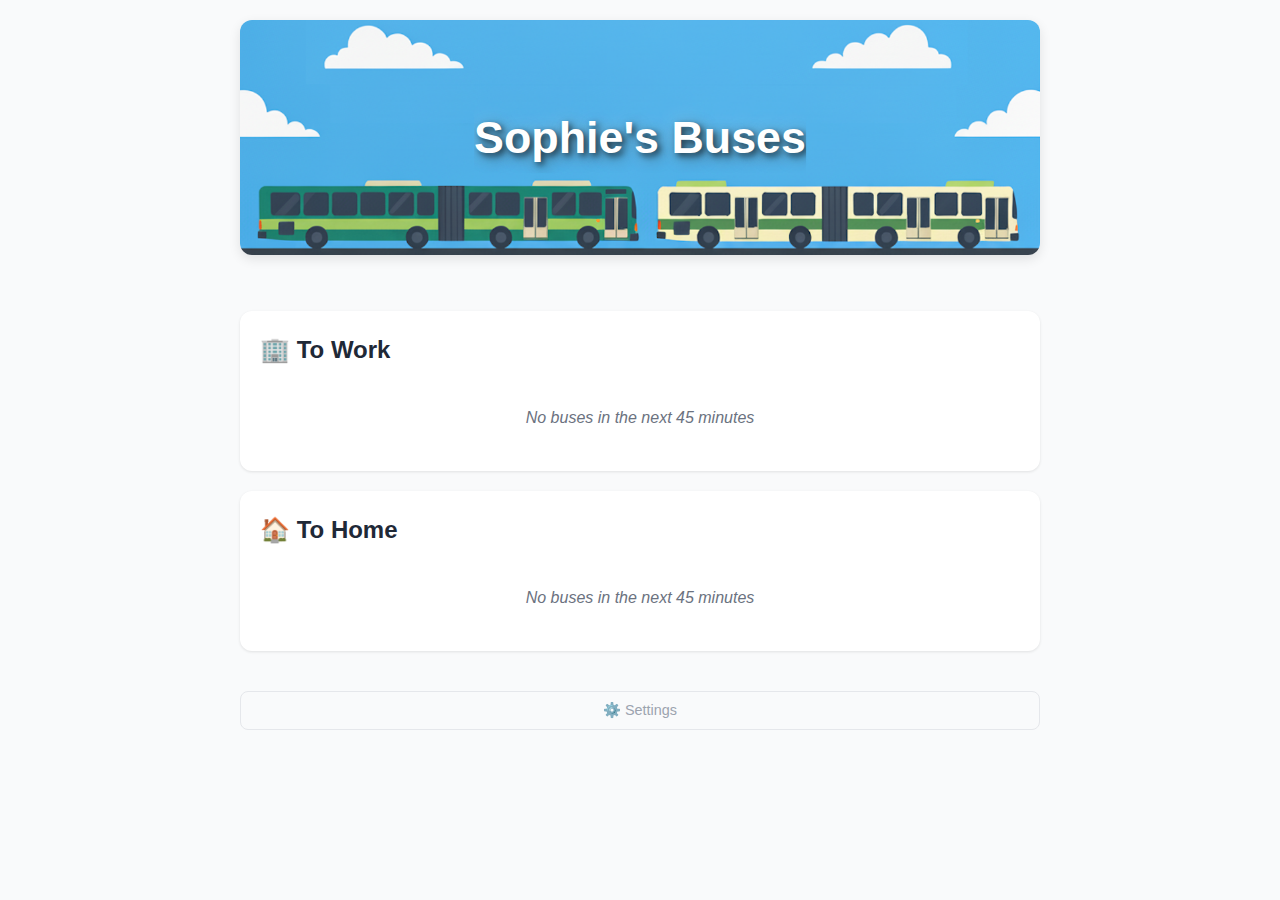
<file: index.html>
<!DOCTYPE html>
<html lang="en">
<head>
    <meta charset="UTF-8">
    <meta name="viewport" content="width=device-width, initial-scale=1.0">
    <title>Sophie's Buses</title>
    <link rel="stylesheet" href="styles.css">
</head>
<body>
    <div class="container">
        <h1>
            <a href="index.html" class="title-link">
                <div class="banner-container">
                    <img src="title_banner_2.png" alt="Buses Banner" class="title-banner">
                    <div class="banner-text">
                        <span id="banner-name">Sophie's</span> Buses
                    </div>
                </div>
            </a>
        </h1>
        
        <!-- To Work Section -->
        <section id="to-work-section" class="bus-section">
            <h2>🏢 To Work</h2>
            <div id="to-work-buses" class="buses-container">
                <div class="loading">Loading buses...</div>
            </div>
        </section>

        <!-- To Home Section -->
        <section id="to-home-section" class="bus-section">
            <h2>🏠 To Home</h2>
            <div id="to-home-buses" class="buses-container">
                <div class="loading">Loading buses...</div>
            </div>
        </section>

        <!-- Add Stop Modal -->
        <div id="add-stop-modal" class="modal-overlay" style="display: none;">
            <div class="modal-card">
                <div class="modal-card-header">
                    <h3>Add Stop</h3>
                    <button class="modal-close" id="close-add-stop">✕</button>
                </div>
                <form id="add-stop-form">
                    <input type="hidden" id="section-select">
                    <input type="hidden" id="edit-index">
                    
                    <div class="form-row">
                        <label>Route/Line:</label>
                        <select id="route-input" required>
                            <option value="">Loading routes...</option>
                        </select>
                    </div>
                    
                    <div class="form-row">
                        <label>Direction:</label>
                        <select id="direction-select" required disabled>
                            <option value="">Select route first...</option>
                        </select>
                    </div>
                    
                    <div class="form-row">
                        <label>Stop:</label>
                        <select id="stop-select" required disabled>
                            <option value="">Select direction first...</option>
                        </select>
                    </div>
                    
                    <div class="form-row">
                        <label id="walk-time-label">Walk time from home (minutes):</label>
                        <input type="number" id="walk-time-input" min="1" max="60" value="10" required>
                    </div>
                    
                    <div class="form-section-divider">
                        <span>Optional: Journey Endpoint</span>
                    </div>
                    
                    <div class="form-row">
                        <label>Destination Stop (optional):</label>
                        <select id="destination-stop-select">
                            <option value="">None - just show bus arrival</option>
                        </select>
                    </div>
                    
                    <div class="form-row">
                        <label>Walk time to destination (minutes):</label>
                        <input type="number" id="walk-time-destination-input" min="0" max="60" value="5" disabled>
                    </div>
                    
                    <div class="form-row">
                        <label>Manual bus travel time (optional, minutes):</label>
                        <input type="number" id="manual-bus-travel-time-input" min="1" max="120" placeholder="Leave empty to use API" disabled>
                        <small class="form-hint">If provided, skips API and uses this fixed travel time instead</small>
                    </div>
                    
                    <button type="submit" class="primary-btn" id="submit-stop-btn">Add Stop</button>
                </form>
            </div>
        </div>

        <!-- Settings Section -->
        <div class="settings-section">
            <button id="toggle-settings" class="settings-toggle">⚙️ Settings</button>
            <div id="settings-panel" class="settings-panel" style="display: none;">
                
                <!-- Info Note -->
                <div class="settings-info">
                    💡 Your settings are saved in the URL - bookmark or share the link to keep your configuration!
                </div>

                <!-- Current Stops -->
                <div class="settings-group">
                    <h4>Stops</h4>
                    
                    <!-- To Work Stops -->
                    <div class="stops-subsection">
                        <div class="subsection-header">
                            <span class="subsection-title">🏢 To Work</span>
                        </div>
                        <div id="stops-list-work" class="stops-list-container"></div>
                        <button class="add-stop-btn-small" data-section="toWork">+ Add Stop</button>
                    </div>

                    <!-- To Home Stops -->
                    <div class="stops-subsection">
                        <div class="subsection-header">
                            <span class="subsection-title">🏠 To Home</span>
                        </div>
                        <div id="stops-list-home" class="stops-list-container"></div>
                        <button class="add-stop-btn-small" data-section="toHome">+ Add Stop</button>
                    </div>
                </div>

                <!-- Personalization -->
                <div class="settings-group">
                    <h4>Personalize Banner</h4>
                    <p class="settings-description">Change the name displayed in the page banner</p>
                    <div class="name-input-section">
                        <label for="user-name">Your Name:</label>
                        <input type="text" id="user-name" placeholder="Sophie" maxlength="20">
                        <button id="update-name" class="secondary-btn">Update</button>
                    </div>
                </div>

                <!-- Schedule Preview -->
                <div class="settings-group">
                    <h4>Preview Schedule at Different Time</h4>
                    <div class="time-picker-section">
                        <label for="test-time">Test Time:</label>
                        <input type="time" id="test-time">
                        <button id="reset-time" class="secondary-btn">Use Current Time</button>
                    </div>
                    <div id="current-time-display" class="time-display"></div>
                </div>
            </div>
        </div>
    </div>

    <script src="script.js"></script>
</body>
</html>
</file>
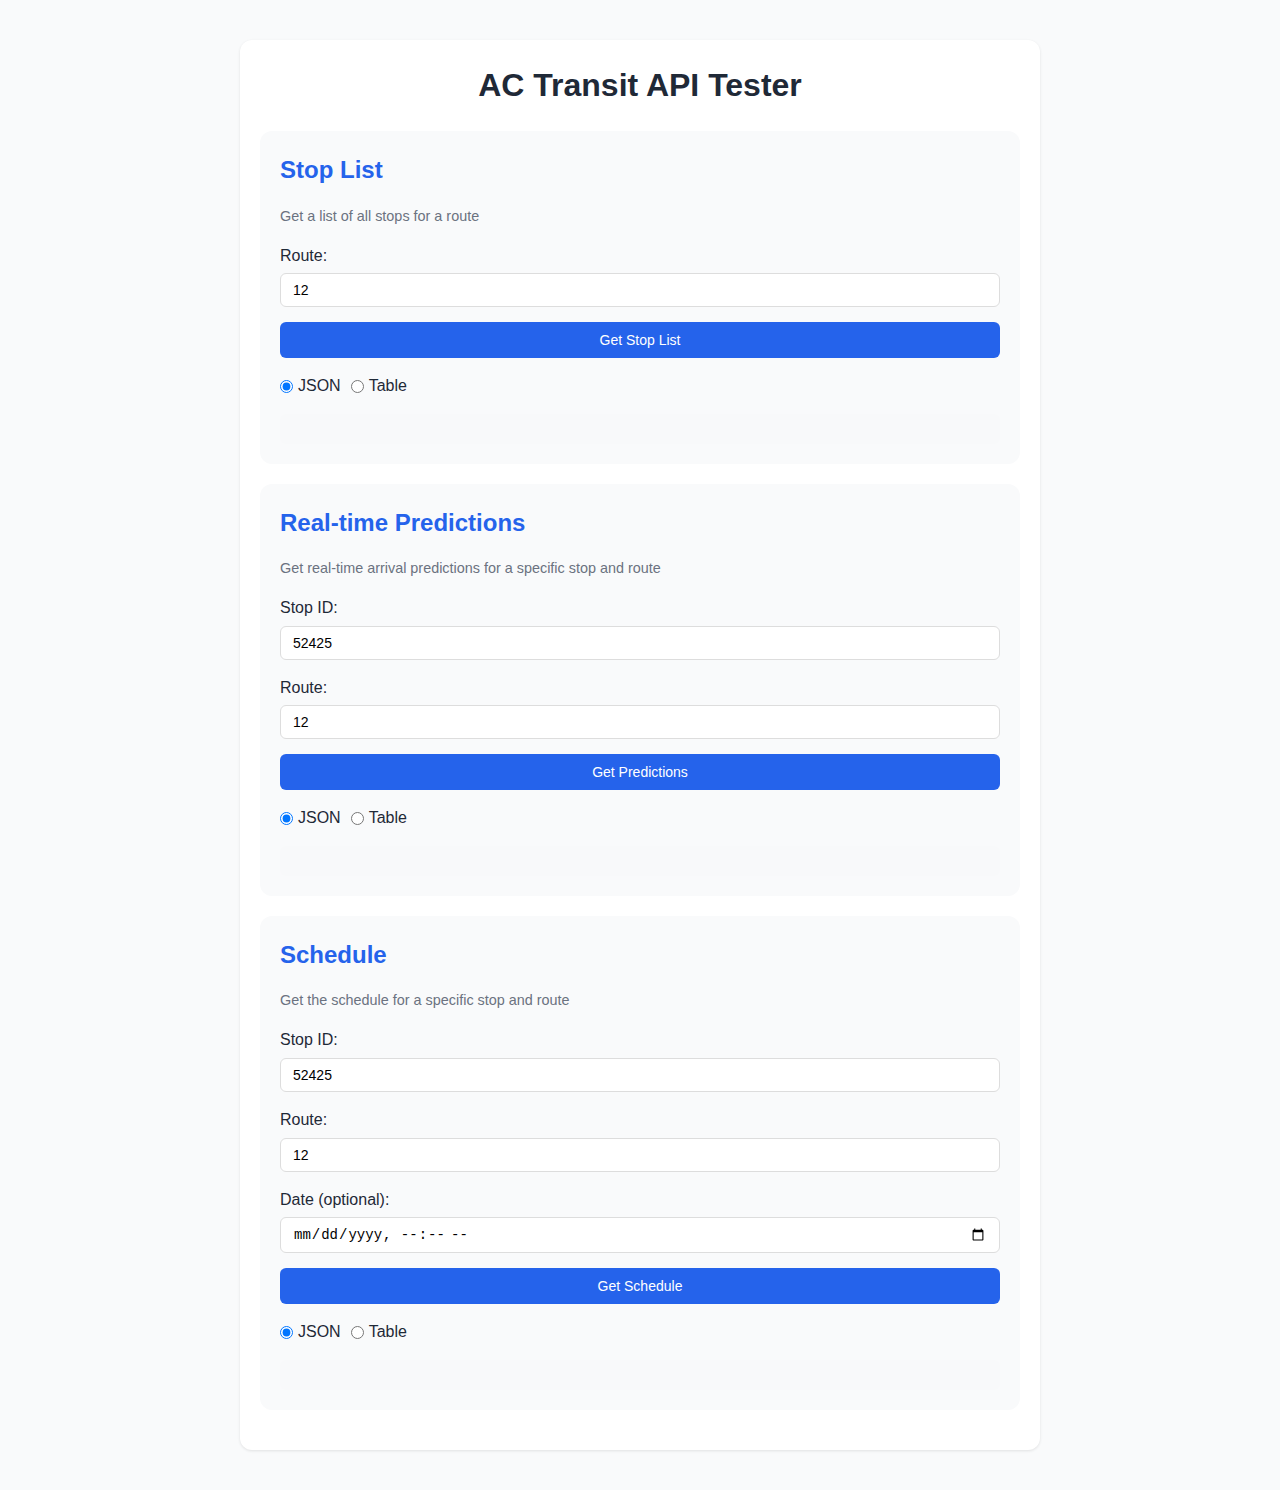
<file: api-test.html>
<!DOCTYPE html>
<html lang="en">
<head>
    <meta charset="UTF-8">
    <meta name="viewport" content="width=device-width, initial-scale=1.0">
    <title>AC Transit API Tester</title>
    <link rel="stylesheet" href="styles.css">
    <style>
        .api-tester {
            max-width: 800px;
            margin: 20px auto;
            padding: 20px;
            background: var(--card-background);
            border-radius: var(--border-radius);
            box-shadow: var(--shadow);
        }

        .endpoint-group {
            margin-bottom: 20px;
            padding: 20px;
            background: var(--background);
            border-radius: 12px;
        }

        .endpoint-group h2 {
            margin-bottom: 15px;
            color: var(--primary);
        }

        .form-group {
            margin-bottom: 15px;
        }

        .form-group label {
            display: block;
            margin-bottom: 5px;
            font-weight: 500;
        }

        .form-group input, .form-group select {
            width: 100%;
            padding: 8px 12px;
            border: 1px solid #ddd;
            border-radius: 6px;
            font-size: 14px;
        }

        .form-group input[type="submit"] {
            background: var(--primary);
            color: white;
            border: none;
            padding: 10px 20px;
            cursor: pointer;
            font-weight: 500;
            transition: background-color 0.2s;
        }

        .form-group input[type="submit"]:hover {
            background: #0052a3;
        }

        .response {
            margin-top: 15px;
            padding: 15px;
            background: #f8f9fa;
            border-radius: 6px;
            font-family: monospace;
            white-space: pre-wrap;
            max-height: 300px;
            overflow-y: auto;
        }

        .error {
            color: #dc3545;
            background: #ffebee;
            padding: 10px;
            border-radius: 6px;
            margin-top: 10px;
        }

        .success {
            color: var(--success);
            background: var(--success-light);
            padding: 10px;
            border-radius: 6px;
            margin-top: 10px;
        }

        .api-call {
            margin: 10px 0;
            padding: 10px;
            background: #f0f0f0;
            border-radius: 6px;
            font-family: monospace;
            word-break: break-all;
            display: flex;
            align-items: center;
            gap: 10px;
        }

        .api-call a {
            color: var(--primary);
            text-decoration: none;
            flex: 1;
        }

        .api-call a:hover {
            text-decoration: underline;
        }

        .copy-button {
            background: var(--primary);
            color: white;
            border: none;
            padding: 5px 10px;
            border-radius: 4px;
            cursor: pointer;
            font-size: 12px;
            transition: background-color 0.2s;
        }

        .copy-button:hover {
            background: #0052a3;
        }

        .copy-button.copied {
            background: var(--success);
        }

        .endpoint-description {
            color: var(--text-secondary);
            margin-bottom: 15px;
            font-size: 0.9em;
        }

        .view-toggle {
            display: flex;
            align-items: center;
            gap: 10px;
            margin: 10px 0;
        }

        .view-toggle label {
            display: flex;
            align-items: center;
            gap: 5px;
            cursor: pointer;
            user-select: none;
        }

        .view-toggle input[type="radio"] {
            margin: 0;
        }

        .table-view {
            width: 100%;
            border-collapse: collapse;
            margin-top: 10px;
            background: white;
            border-radius: 6px;
            overflow: hidden;
        }

        .table-view th, .table-view td {
            padding: 8px 12px;
            text-align: left;
            border-bottom: 1px solid #eee;
        }

        .table-view th {
            background: var(--primary-light);
            color: var(--primary);
            font-weight: 600;
            white-space: nowrap;
        }

        .table-view tr:last-child td {
            border-bottom: none;
        }

        .table-view tr:hover td {
            background: var(--background);
        }

        .table-view .status {
            display: inline-flex;
            align-items: center;
            gap: 4px;
            padding: 2px 6px;
            border-radius: 4px;
            font-size: 0.9em;
        }

        .table-view .status.realtime {
            background: var(--success-light);
            color: var(--success);
        }

        .table-view .status.scheduled {
            background: var(--background);
            color: var(--text-secondary);
        }

        .table-view .direction {
            display: inline-flex;
            align-items: center;
            gap: 4px;
        }

        .table-view .direction.north {
            color: #0066cc;
        }

        .table-view .direction.south {
            color: #cc6600;
        }

        .table-container {
            max-height: 400px;
            overflow-y: auto;
            border-radius: 6px;
            border: 1px solid #eee;
        }

        .direction-header {
            margin: 20px 0 10px 0;
            padding: 10px;
            background: var(--primary-light);
            color: var(--primary);
            border-radius: 6px;
            font-size: 1.1em;
        }
        
        .direction-header:first-child {
            margin-top: 0;
        }
        
        .table-container {
            display: flex;
            flex-direction: column;
            gap: 20px;
        }
        
        .table-view {
            margin-bottom: 20px;
        }

        .route-profile {
            margin: 10px 0;
            padding: 10px;
            background: var(--background);
            border-radius: 6px;
            font-style: italic;
            color: var(--text-secondary);
        }
        
        .table-view td {
            white-space: nowrap;
        }
        
        .table-view td:nth-child(3) {
            white-space: normal;
            min-width: 100px;
        }
    </style>
</head>
<body>
    <div class="api-tester">
        <h1>AC Transit API Tester</h1>
        
        <!-- Stop List -->
        <div class="endpoint-group">
            <h2>Stop List</h2>
            <div class="endpoint-description">Get a list of all stops for a route</div>
            <form id="stopListForm" onsubmit="return testStopList(event)">
                <div class="form-group">
                    <label for="stopListRoute">Route:</label>
                    <input type="text" id="stopListRoute" value="12" required>
                </div>
                <div class="form-group">
                    <input type="submit" value="Get Stop List">
                </div>
                <div class="view-toggle">
                    <label>
                        <input type="radio" name="stopListView" value="json" checked> JSON
                    </label>
                    <label>
                        <input type="radio" name="stopListView" value="table"> Table
                    </label>
                </div>
                <div id="stopListCall" class="api-call" style="display: none;">
                    <a href="#" target="_blank"></a>
                    <button class="copy-button" onclick="copyUrl(this)">Copy URL</button>
                </div>
                <div id="stopListResponse" class="response"></div>
            </form>
        </div>

        <!-- Real-time Predictions -->
        <div class="endpoint-group">
            <h2>Real-time Predictions</h2>
            <div class="endpoint-description">Get real-time arrival predictions for a specific stop and route</div>
            <form id="predictionsForm" onsubmit="return testPredictions(event)">
                <div class="form-group">
                    <label for="predictionsStopId">Stop ID:</label>
                    <input type="text" id="predictionsStopId" value="52425" required>
                </div>
                <div class="form-group">
                    <label for="predictionsRoute">Route:</label>
                    <input type="text" id="predictionsRoute" value="12" required>
                </div>
                <div class="form-group">
                    <input type="submit" value="Get Predictions">
                </div>
                <div class="view-toggle">
                    <label>
                        <input type="radio" name="predictionsView" value="json" checked> JSON
                    </label>
                    <label>
                        <input type="radio" name="predictionsView" value="table"> Table
                    </label>
                </div>
                <div id="predictionsCall" class="api-call" style="display: none;">
                    <a href="#" target="_blank"></a>
                    <button class="copy-button" onclick="copyUrl(this)">Copy URL</button>
                </div>
                <div id="predictionsResponse" class="response"></div>
            </form>
        </div>

        <!-- Schedule -->
        <div class="endpoint-group">
            <h2>Schedule</h2>
            <div class="endpoint-description">Get the schedule for a specific stop and route</div>
            <form id="scheduleForm" onsubmit="return testSchedule(event)">
                <div class="form-group">
                    <label for="scheduleStopId">Stop ID:</label>
                    <input type="text" id="scheduleStopId" value="52425" required>
                </div>
                <div class="form-group">
                    <label for="scheduleRoute">Route:</label>
                    <input type="text" id="scheduleRoute" value="12" required>
                </div>
                <div class="form-group">
                    <label for="scheduleDate">Date (optional):</label>
                    <input type="datetime-local" id="scheduleDate">
                </div>
                <div class="form-group">
                    <input type="submit" value="Get Schedule">
                </div>
                <div class="view-toggle">
                    <label>
                        <input type="radio" name="scheduleView" value="json" checked> JSON
                    </label>
                    <label>
                        <input type="radio" name="scheduleView" value="table"> Table
                    </label>
                </div>
                <div id="scheduleCall" class="api-call" style="display: none;">
                    <a href="#" target="_blank"></a>
                    <button class="copy-button" onclick="copyUrl(this)">Copy URL</button>
                </div>
                <div id="scheduleResponse" class="response"></div>
            </form>
        </div>
    </div>

    <script>
        const API_TOKEN = '1D2F479986AC4AB6C54967362E0371F8';

        function copyUrl(button) {
            const url = button.previousElementSibling.href;
            navigator.clipboard.writeText(url).then(() => {
                button.textContent = 'Copied!';
                button.classList.add('copied');
                setTimeout(() => {
                    button.textContent = 'Copy URL';
                    button.classList.remove('copied');
                }, 2000);
            });
        }

        function showApiCall(formId, url) {
            const callDiv = document.getElementById(`${formId}Call`);
            const link = callDiv.querySelector('a');
            link.href = url;
            link.textContent = url;
            callDiv.style.display = 'flex';
        }

        function createStopListTable(data) {
            if (!data || !data.length) {
                console.log('No stops data:', data);
                return 'No stops found';
            }
            
            const container = document.createElement('div');
            container.className = 'table-container';
            
            // Create a table for each direction
            data.forEach(direction => {
                const directionHeader = document.createElement('h3');
                directionHeader.className = 'direction-header';
                directionHeader.textContent = `${direction.Direction} - ${direction.Destination}`;
                container.appendChild(directionHeader);
                
                const table = document.createElement('table');
                table.className = 'table-view';
                
                // Create header
                const thead = document.createElement('thead');
                thead.innerHTML = `
                    <tr>
                        <th>Order</th>
                        <th>Stop ID</th>
                        <th>Name</th>
                        <th>Latitude</th>
                        <th>Longitude</th>
                    </tr>
                `;
                table.appendChild(thead);
                
                // Create body
                const tbody = document.createElement('tbody');
                direction.Stops.forEach(stop => {
                    const tr = document.createElement('tr');
                    tr.innerHTML = `
                        <td>${stop.Order}</td>
                        <td>${stop.StopId}</td>
                        <td>${stop.Name}</td>
                        <td>${stop.Latitude}</td>
                        <td>${stop.Longitude}</td>
                    `;
                    tbody.appendChild(tr);
                });
                table.appendChild(tbody);
                container.appendChild(table);
            });
            
            return container;
        }

        function createPredictionsTable(data) {
            const container = document.createElement('div');
            container.className = 'table-container';
            
            if (!data || !data.predictions || !data.predictions.length) {
                const message = document.createElement('div');
                message.className = 'error';
                message.textContent = 'No predictions found';
                container.appendChild(message);
                return container;
            }
            
            const table = document.createElement('table');
            table.className = 'table-view';
            
            // Create header
            const thead = document.createElement('thead');
            thead.innerHTML = `
                <tr>
                    <th>Route</th>
                    <th>Destination</th>
                    <th>Arrival</th>
                    <th>Minutes</th>
                    <th>Status</th>
                </tr>
            `;
            table.appendChild(thead);
            
            // Create body
            const tbody = document.createElement('tbody');
            data.predictions.forEach(pred => {
                const tr = document.createElement('tr');
                tr.innerHTML = `
                    <td>${pred.rt}</td>
                    <td>${pred.des}</td>
                    <td>${new Date(pred.prdtm).toLocaleTimeString()}</td>
                    <td>${pred.prdctdn}</td>
                    <td>
                        <span class="status ${pred.isRealTime ? 'realtime' : 'scheduled'}">
                            ${pred.isRealTime ? '●' : '○'} ${pred.isRealTime ? 'Real-time' : 'Scheduled'}
                        </span>
                    </td>
                `;
                tbody.appendChild(tr);
            });
            table.appendChild(tbody);
            container.appendChild(table);
            return container;
        }

        function createScheduleTable(data) {
            const container = document.createElement('div');
            container.className = 'table-container';
            
            if (!data || !data.Routes || !data.Routes.length) {
                const message = document.createElement('div');
                message.className = 'error';
                message.textContent = 'No schedule found';
                container.appendChild(message);
                return container;
            }

            // Add route profile information
            if (data.RouteProfiles && data.RouteProfiles.length > 0) {
                const profileDiv = document.createElement('div');
                profileDiv.className = 'route-profile';
                profileDiv.textContent = data.RouteProfiles[0].Profile;
                container.appendChild(profileDiv);
            }
            
            // Create a table for each route direction
            data.Routes.forEach(route => {
                const directionHeader = document.createElement('h3');
                directionHeader.className = 'direction-header';
                directionHeader.textContent = `${route.LineDirection} - ${route.LineDestination} (${route.OperatingDOW})`;
                container.appendChild(directionHeader);
                
                const table = document.createElement('table');
                table.className = 'table-view';
                
                // Create header
                const thead = document.createElement('thead');
                thead.innerHTML = `
                    <tr>
                        <th>Start Time</th>
                        <th>Arrival Time</th>
                        <th>Trip ID</th>
                        <th>Status</th>
                        <th>Occupancy</th>
                    </tr>
                `;
                table.appendChild(thead);
                
                // Create body
                const tbody = document.createElement('tbody');
                route.Trips.forEach(trip => {
                    trip.StopTimes.forEach(stopTime => {
                        const tr = document.createElement('tr');
                        const arrivalTime = new Date(stopTime.StopTime).toLocaleTimeString();
                        tr.innerHTML = `
                            <td>${trip.StartTime}</td>
                            <td>${arrivalTime}</td>
                            <td>${trip.TripId.join(', ')}</td>
                            <td>${trip.Status}</td>
                            <td>${stopTime.Occupancy}</td>
                        `;
                        tbody.appendChild(tr);
                    });
                });
                table.appendChild(tbody);
                container.appendChild(table);
            });
            
            return container;
        }

        function displayResponse(formId, data, viewType) {
            const responseDiv = document.getElementById(`${formId}Response`);
            if (viewType === 'table') {
                let tableElement;
                switch(formId) {
                    case 'stopList':
                        tableElement = createStopListTable(data);
                        break;
                    case 'predictions':
                        tableElement = createPredictionsTable(data);
                        break;
                    case 'schedule':
                        tableElement = createScheduleTable(data);
                        break;
                }
                responseDiv.innerHTML = '';
                responseDiv.appendChild(tableElement);
            } else {
                responseDiv.textContent = JSON.stringify(data, null, 2);
            }
        }

        async function testStopList(event) {
            event.preventDefault();
            const route = document.getElementById('stopListRoute').value;
            const responseDiv = document.getElementById('stopListResponse');
            const viewType = document.querySelector('input[name="stopListView"]:checked').value;
            
            try {
                responseDiv.textContent = 'Loading...';
                const url = `https://api.actransit.org/transit/route/${route}/stops?token=${API_TOKEN}`;
                showApiCall('stopList', url);
                const response = await fetch(url);
                const data = await response.json();
                displayResponse('stopList', data, viewType);
            } catch (error) {
                console.error('Stop List Error:', error);
                responseDiv.innerHTML = `<div class="error">Error: ${error.message}</div>`;
            }
            return false;
        }

        async function testPredictions(event) {
            event.preventDefault();
            const stopId = document.getElementById('predictionsStopId').value;
            const route = document.getElementById('predictionsRoute').value;
            const responseDiv = document.getElementById('predictionsResponse');
            const viewType = document.querySelector('input[name="predictionsView"]:checked').value;
            
            try {
                responseDiv.textContent = 'Loading...';
                const url = `https://api.actransit.org/transit/actrealtime/prediction?token=${API_TOKEN}&stpid=${stopId}&rt=${route}`;
                showApiCall('predictions', url);
                const response = await fetch(url);
                const data = await response.json();
                displayResponse('predictions', data, viewType);
            } catch (error) {
                responseDiv.innerHTML = `<div class="error">Error: ${error.message}</div>`;
            }
            return false;
        }

        async function testSchedule(event) {
            event.preventDefault();
            const stopId = document.getElementById('scheduleStopId').value;
            const route = document.getElementById('scheduleRoute').value;
            const dateInput = document.getElementById('scheduleDate').value;
            const responseDiv = document.getElementById('scheduleResponse');
            const viewType = document.querySelector('input[name="scheduleView"]:checked').value;
            
            try {
                responseDiv.textContent = 'Loading...';
                const url = `https://api.actransit.org/transit/route/${route}/schedule/Current?token=${API_TOKEN}&stopId=${stopId}`;
                showApiCall('schedule', url);
                const response = await fetch(url);
                const data = await response.json();
                displayResponse('schedule', data, viewType);
            } catch (error) {
                responseDiv.innerHTML = `<div class="error">Error: ${error.message}</div>`;
            }
            return false;
        }

        // Add event listeners for view toggles
        document.querySelectorAll('.view-toggle input[type="radio"]').forEach(radio => {
            radio.addEventListener('change', (event) => {
                const formId = event.target.name.replace('View', '');
                const viewType = event.target.value;
                const responseDiv = document.getElementById(`${formId}Response`);
                try {
                    const data = JSON.parse(responseDiv.textContent);
                    displayResponse(formId, data, viewType);
                } catch (e) {
                    // If we can't parse the current content as JSON, it might be an error message
                    // or the first load, so we'll just leave it as is
                }
            });
        });
    </script>
</body>
</html>
</file>
<file: styles.css>
* {
    margin: 0;
    padding: 0;
    box-sizing: border-box;
}

:root {
    --primary: #2563eb;
    --primary-light: #dbeafe;
    --success: #10b981;
    --success-light: #d1fae5;
    --warning: #f59e0b;
    --warning-light: #fef3c7;
    --danger: #ef4444;
    --danger-light: #fee2e2;
    --text-primary: #1f2937;
    --text-secondary: #6b7280;
    --text-subtle: #9ca3af;
    --background: #f9fafb;
    --card-background: #ffffff;
    --border: #e5e7eb;
    --border-radius: 12px;
    --shadow: 0 1px 3px rgba(0, 0, 0, 0.1);
    --shadow-lg: 0 10px 15px -3px rgba(0, 0, 0, 0.1);
}

body {
    font-family: -apple-system, BlinkMacSystemFont, 'Segoe UI', Roboto, 'Helvetica Neue', Arial, sans-serif;
    background: var(--background);
    color: var(--text-primary);
    line-height: 1.6;
    padding: 20px;
}

.container {
    max-width: 800px;
    margin: 0 auto;
    display: flex;
    flex-direction: column;
    gap: 20px;
}

.settings-section {
    order: 999; /* Always keep settings at the bottom */
}

h1 {
    text-align: center;
    margin-bottom: 20px;
    order: -1; /* Keep title at the top */
}

.title-link {
    display: inline-block;
    transition: transform 0.2s ease, opacity 0.2s ease;
    text-decoration: none;
}

.title-link:hover {
    transform: scale(1.02);
    opacity: 0.9;
}

.banner-container {
    position: relative;
    display: inline-block;
}

.title-banner {
    max-width: 100%;
    height: auto;
    display: block;
    margin: 0 auto;
    border-radius: 12px;
    box-shadow: 0 4px 12px rgba(0, 0, 0, 0.1);
}

.banner-text {
    position: absolute;
    top: 50%;
    left: 50%;
    transform: translate(-50%, -50%);
    font-size: clamp(1.2em, 3.5vw, 2.8em);
    font-weight: 700;
    color: white;
    text-shadow: 
        3px 3px 6px rgba(0, 0, 0, 0.6),
        5px 5px 15px rgba(0, 0, 0, 0.4),
        0 0 20px rgba(255, 255, 255, 0.3);
    white-space: nowrap;
    pointer-events: none;
    max-width: 70%;
    overflow: hidden;
    text-overflow: ellipsis;
}

#banner-name {
    color: #fff;
}

/* ============= SECTIONS ============= */

.bus-section {
    background: var(--card-background);
    border-radius: var(--border-radius);
    padding: 20px;
    box-shadow: var(--shadow);
    order: 0;
}

.bus-section h2 {
    font-size: 1.5em;
    margin-bottom: 16px;
    color: var(--text-primary);
}

.buses-container {
    display: flex;
    flex-direction: column;
    gap: 12px;
}

/* ============= BUS CARDS ============= */

.bus-card {
    background: var(--background);
    border-radius: 10px;
    padding: 16px;
    border-left: 4px solid var(--primary);
    transition: transform 0.2s ease, box-shadow 0.2s ease;
    cursor: pointer;
}

.bus-card:hover {
    transform: translateX(4px);
    box-shadow: var(--shadow-lg);
}

/* Removed leaving-soon styling - no visual change to card */

.bus-main-info {
    display: flex;
    justify-content: space-between;
    align-items: center;
    margin-bottom: 12px;
}

.bus-route {
    font-size: 2em;
    font-weight: bold;
    color: var(--primary);
    background: var(--primary-light);
    padding: 8px 16px;
    border-radius: 8px;
    min-width: 60px;
    text-align: center;
}

.bus-time {
    display: flex;
    flex-direction: column;
    align-items: center;
    gap: 2px;
}

.time-value {
    font-size: 2.5em;
    font-weight: bold;
    color: var(--text-primary);
    line-height: 1;
}

.time-label {
    font-size: 0.9em;
    color: var(--text-secondary);
    text-transform: uppercase;
    letter-spacing: 0.05em;
}

.bus-time.urgent .time-value {
    color: var(--danger);
}

.bus-time.soon .time-value {
    color: var(--warning);
}

/* ============= BUS DETAILS ============= */

.bus-details {
    display: flex;
    flex-direction: column;
    gap: 8px;
    padding-top: 12px;
    border-top: 1px solid var(--border);
}

.detail-row {
    display: flex;
    align-items: center;
    gap: 8px;
    font-size: 0.9em;
    flex-wrap: wrap;
}

.detail-label {
    color: var(--text-subtle);
    min-width: 80px;
}

.detail-value {
    color: var(--text-primary);
    font-weight: 500;
}

.detail-row.leave-time {
    margin-top: 4px;
    padding-top: 8px;
    border-top: 1px dashed var(--border);
}

.detail-row.leave-time .detail-label {
    font-weight: 600;
    color: var(--text-secondary);
}

.detail-row.leave-time .detail-value.urgent {
    color: var(--danger);
    font-weight: bold;
}

.detail-row.leave-time .detail-value.soon {
    color: var(--warning);
    font-weight: bold;
}

.stop-link {
    color: var(--primary);
    text-decoration: none;
}

.stop-link:hover {
    text-decoration: underline;
}

.live-dot {
    width: 10px;
    height: 10px;
    background: var(--success);
    border-radius: 50%;
    display: inline-block;
    margin-left: 8px;
    box-shadow: 0 0 8px var(--success);
    animation: pulse-glow 2s infinite;
}

@keyframes pulse-glow {
    0%, 100% {
        box-shadow: 0 0 8px var(--success);
        opacity: 1;
    }
    50% {
        box-shadow: 0 0 12px var(--success), 0 0 16px var(--success);
        opacity: 0.8;
    }
}

.urgent-badge {
    background: var(--danger);
    color: white;
    padding: 4px 12px;
    border-radius: 4px;
    font-size: 0.85em;
    font-weight: bold;
    animation: pulse 1s infinite;
}

@keyframes pulse {
    0%, 100% { opacity: 1; }
    50% { opacity: 0.7; }
}

/* ============= NEW CARD LAYOUT ============= */

.minimal-stop {
    font-size: 0.7em;
    color: var(--text-subtle);
    margin-top: 4px;
    display: block;
}

.minimal-stop.stop-link {
    color: var(--primary);
    text-decoration: none;
}

.minimal-stop.stop-link:hover {
    text-decoration: underline;
}

.journey-row {
    font-size: 0.9em;
    color: var(--text-secondary);
}

.journey-condensed {
    display: flex;
    align-items: center;
    gap: 8px;
    flex-wrap: wrap;
}

.journey-time {
    font-weight: 600;
    color: var(--text-primary);
}

/* Compact journey format (Option 6) */
.journey-compact {
    display: flex;
    align-items: center;
    gap: 4px;
}

.journey-time-compact {
    font-weight: 700;
    color: var(--text-primary);
}

.journey-time-compact.no-data {
    font-weight: 500;
    color: var(--text-subtle);
    font-size: 0.85em;
}

.journey-arrow-compact {
    color: var(--text-secondary);
    margin: 0 2px;
}

.journey-duration {
    color: var(--text-subtle);
    font-size: 0.9em;
    margin-left: 4px;
}

.journey-separator {
    color: var(--text-subtle);
}

/* Status badges */
.status-badge {
    display: inline-block;
    padding: 3px 8px;
    border-radius: 12px;
    font-size: 0.75em;
    font-weight: 600;
    text-transform: uppercase;
    letter-spacing: 0.3px;
}

.status-ontime {
    background: #d1fae5;
    color: #065f46;
}

.status-late {
    background: #fee2e2;
    color: #991b1b;
}

.status-early {
    background: #fef3c7;
    color: #92400e;
}

.status-scheduled {
    background: #e5e7eb;
    color: #4b5563;
}

/* Journey row with chevron */
.journey-row-with-chevron {
    display: flex;
    justify-content: space-between;
    align-items: center;
}

/* Expand chevron */
.expand-chevron {
    color: var(--text-subtle);
    font-size: 1.2em;
    transition: all 0.2s;
    user-select: none;
    margin-left: 12px;
}

.bus-card:hover .expand-chevron {
    color: var(--primary);
}

.expand-chevron.expanded {
    transform: rotate(90deg);
}

/* Expanded journey section */
.journey-expanded {
    margin-top: 8px;
    padding: 12px;
    background: var(--bg);
    border-radius: 8px;
    display: none;
    flex-direction: column;
    gap: 8px;
}

.journey-expanded.show {
    display: flex;
}

/* Horizontal timeline */
.timeline-horizontal {
    display: flex;
    align-items: center;
    gap: 8px;
    font-size: 0.85em;
    overflow-x: auto;
    padding: 4px 0;
}

.timeline-step {
    display: flex;
    flex-direction: column;
    align-items: center;
    gap: 4px;
    min-width: 60px;
}

.timeline-icon {
    font-size: 1.5em;
}

.timeline-label {
    font-size: 0.75em;
    color: var(--text-subtle);
    text-align: center;
}

.timeline-time {
    font-weight: 600;
    color: var(--text-primary);
    font-size: 0.9em;
}

.timeline-time-subtle {
    font-weight: 400;
    color: var(--text-subtle);
}

.timeline-time-bold {
    font-weight: 700;
    color: #000;
}

.timeline-arrow {
    color: var(--text-subtle);
    font-size: 1.2em;
    margin: 0 4px;
}

/* Expanded status */
.expanded-status {
    display: flex;
    align-items: center;
    gap: 8px;
    font-size: 0.85em;
    flex-wrap: wrap;
}

.expanded-status.scheduled-row {
    margin-top: 12px;
    padding-top: 12px;
    border-top: 1px solid var(--border);
}

.status-text {
    color: var(--text-subtle);
    font-size: 0.9em;
}

/* ============= STATES ============= */

.loading {
    text-align: center;
    color: var(--text-secondary);
    padding: 20px;
    font-style: italic;
}

.no-buses {
    text-align: center;
    color: var(--text-secondary);
    padding: 20px;
    font-style: italic;
}

.error {
    background: var(--danger-light);
    color: var(--danger);
    padding: 12px;
    border-radius: 8px;
    text-align: center;
}

/* ============= MODAL ============= */

.modal-overlay {
    position: fixed;
    top: 0;
    left: 0;
    right: 0;
    bottom: 0;
    background: rgba(0, 0, 0, 0.5);
    display: flex;
    align-items: center;
    justify-content: center;
    z-index: 1000;
    padding: 20px;
}

.modal-card {
    background: var(--card-background);
    border-radius: var(--border-radius);
    max-width: 500px;
    width: 100%;
    max-height: 90vh;
    overflow-y: auto;
    box-shadow: var(--shadow-lg);
}

.modal-card-header {
    display: flex;
    justify-content: space-between;
    align-items: center;
    padding: 20px;
    border-bottom: 1px solid var(--border);
}

.modal-card-header h3 {
    margin: 0;
    font-size: 1.3em;
}

.modal-close {
    background: none;
    border: none;
    font-size: 1.5em;
    color: var(--text-secondary);
    cursor: pointer;
    width: 32px;
    height: 32px;
    display: flex;
    align-items: center;
    justify-content: center;
    border-radius: 6px;
    transition: background 0.2s ease;
}

.modal-close:hover {
    background: var(--background);
}

.modal-card form {
    padding: 20px;
}

/* ============= SETTINGS ============= */

.settings-section {
    margin-top: 20px;
}

.settings-toggle {
    width: 100%;
    padding: 10px;
    background: transparent;
    color: var(--text-subtle);
    border: 1px solid var(--border);
    border-radius: 8px;
    font-size: 0.9em;
    font-weight: 500;
    cursor: pointer;
    transition: all 0.2s ease;
}

.settings-toggle:hover {
    background: var(--background);
    color: var(--text-secondary);
}

.settings-toggle.active {
    background: var(--background);
    color: var(--text-primary);
    border-color: var(--primary);
}

.settings-panel {
    margin-top: 12px;
    padding: 20px;
    background: var(--card-background);
    border-radius: var(--border-radius);
    box-shadow: var(--shadow);
}

.settings-info {
    background: #dbeafe;
    border-left: 4px solid #3b82f6;
    padding: 12px 16px;
    border-radius: 6px;
    margin-bottom: 24px;
    color: #1e40af;
    font-size: 0.9em;
    line-height: 1.5;
}

.settings-group {
    margin-bottom: 24px;
}

.settings-group:last-child {
    margin-bottom: 0;
}

.settings-group h4 {
    margin-bottom: 8px;
    color: var(--text-primary);
    font-size: 1em;
}

.settings-description {
    margin: 0 0 12px 0;
    color: var(--text-secondary);
    font-size: 0.85em;
    line-height: 1.4;
}

#add-stop-form {
    display: flex;
    flex-direction: column;
    gap: 12px;
    margin-bottom: 24px;
}

.form-row {
    display: flex;
    flex-direction: column;
    gap: 6px;
}

.form-row label {
    font-weight: 500;
    color: var(--text-secondary);
    font-size: 0.9em;
}

.form-row input,
.form-row select {
    padding: 10px;
    border: 1px solid var(--border);
    border-radius: 6px;
    font-size: 1em;
    background: white;
}

.form-row input:focus,
.form-row select:focus {
    outline: none;
    border-color: var(--primary);
    box-shadow: 0 0 0 3px var(--primary-light);
}

.form-row input:disabled,
.form-row select:disabled {
    background: var(--background);
    color: var(--text-subtle);
    cursor: not-allowed;
}

.form-hint {
    display: block;
    margin-top: 4px;
    font-size: 0.8em;
    color: var(--text-subtle);
    font-style: italic;
    line-height: 1.3;
}

.form-section-divider {
    margin: 20px 0 16px 0;
    padding: 8px 0;
    border-top: 1px solid var(--border);
    color: var(--text-subtle);
    font-size: 0.85em;
    font-weight: 600;
    text-transform: uppercase;
    letter-spacing: 0.5px;
}

.primary-btn {
    padding: 12px 24px;
    background: var(--primary);
    color: white;
    border: none;
    border-radius: 8px;
    font-size: 1em;
    font-weight: 600;
    cursor: pointer;
    transition: background 0.2s ease;
}

.primary-btn:hover {
    background: #1d4ed8;
}

.secondary-btn {
    padding: 10px 16px;
    background: var(--background);
    color: var(--text-primary);
    border: 1px solid var(--border);
    border-radius: 6px;
    font-size: 0.9em;
    font-weight: 500;
    cursor: pointer;
    transition: all 0.2s ease;
}

.secondary-btn:hover {
    background: var(--border);
}

/* ============= STOPS SUBSECTIONS ============= */

.stops-subsection {
    margin-bottom: 20px;
}

.stops-subsection:last-child {
    margin-bottom: 0;
}

.subsection-header {
    display: flex;
    align-items: center;
    margin-bottom: 8px;
}

.subsection-title {
    font-weight: 600;
    color: var(--text-primary);
    font-size: 0.95em;
}

.add-stop-btn-small {
    padding: 6px 12px;
    background: #dbeafe;
    color: #3b82f6;
    border: 1px dashed #93c5fd;
    border-radius: 6px;
    font-size: 0.75em;
    font-weight: 500;
    cursor: pointer;
    transition: all 0.2s ease;
    margin-top: 8px;
    width: auto;
    display: inline-block;
}

.add-stop-btn-small:hover {
    background: #bfdbfe;
    color: #2563eb;
    border-color: #60a5fa;
}

.stops-list-container {
    display: flex;
    flex-direction: column;
    gap: 8px;
}

.stops-empty {
    color: var(--text-subtle);
    font-style: italic;
    font-size: 0.9em;
    padding: 8px;
}

.stop-item {
    background: var(--background);
    padding: 12px;
    border-radius: 8px;
    display: flex;
    justify-content: space-between;
    align-items: center;
    gap: 12px;
}

.stop-actions {
    display: flex;
    gap: 8px;
    flex-shrink: 0;
}

.stop-info {
    flex: 1;
    min-width: 0;
}

.stop-info strong {
    color: var(--primary);
}

.stop-meta {
    font-size: 0.85em;
    color: var(--text-secondary);
    margin-top: 2px;
}

.edit-btn {
    width: 28px;
    height: 28px;
    background: #e5e7eb;
    color: #6b7280;
    border: none;
    border-radius: 6px;
    font-size: 0.9em;
    cursor: pointer;
    display: flex;
    align-items: center;
    justify-content: center;
    flex-shrink: 0;
    transition: all 0.2s ease;
}

.edit-btn:hover {
    background: #d1d5db;
    color: #374151;
}

.remove-btn {
    width: 28px;
    height: 28px;
    background: #e5e7eb;
    color: #6b7280;
    border: none;
    border-radius: 6px;
    font-size: 1.1em;
    cursor: pointer;
    display: flex;
    align-items: center;
    justify-content: center;
    flex-shrink: 0;
    transition: all 0.2s ease;
}

.remove-btn:hover {
    background: #fee2e2;
    color: #dc2626;
}

/* ============= TIME PICKER ============= */

.name-input-section {
    display: flex;
    align-items: center;
    gap: 12px;
    flex-wrap: wrap;
}

.name-input-section label {
    font-weight: 500;
    color: var(--text-secondary);
    font-size: 0.9em;
}

.name-input-section input[type="text"] {
    flex: 1;
    min-width: 150px;
    padding: 8px 12px;
    border: 1px solid var(--border);
    border-radius: 6px;
    font-size: 0.9em;
}

.time-picker-section {
    display: flex;
    align-items: center;
    gap: 12px;
    flex-wrap: wrap;
    margin-bottom: 12px;
}

.time-picker-section label {
    font-weight: 500;
    color: var(--text-secondary);
    font-size: 0.9em;
}

.time-picker-section input[type="time"] {
    padding: 8px 12px;
    border: 1px solid var(--border);
    border-radius: 6px;
    font-size: 0.9em;
}

.time-display {
    color: var(--text-secondary);
    font-size: 0.85em;
    font-weight: 500;
    padding: 8px 12px;
    background: var(--background);
    border-radius: 6px;
    width: 100%;
    text-align: center;
}

.time-picker-section.test-mode-active {
    padding: 12px;
    background: var(--warning-light);
    border-radius: 8px;
}

/* ============= RESPONSIVE ============= */

@media (max-width: 600px) {
    body {
        padding: 12px;
    }
    
    h1 {
        font-size: 1.5em;
    }
    
    .banner-text {
        font-size: clamp(1em, 3vw, 2em);
        max-width: 80%;
    }
    
    .bus-section {
        padding: 16px;
    }
    
    .bus-section h2 {
        font-size: 1.3em;
    }
    
    .bus-card {
        padding: 12px;
    }
    
    .bus-route {
        font-size: 1.5em;
        padding: 6px 12px;
        min-width: 50px;
    }
    
    .time-value {
        font-size: 2em;
    }
    
    .detail-row {
        font-size: 0.85em;
    }
    
    .time-picker-section {
        flex-direction: column;
        align-items: stretch;
    }
    
    .modal-card {
        margin: 0;
        max-height: 100vh;
        border-radius: 0;
    }
    
    .subsection-header {
        flex-wrap: wrap;
        gap: 6px;
    }
}
</file>
